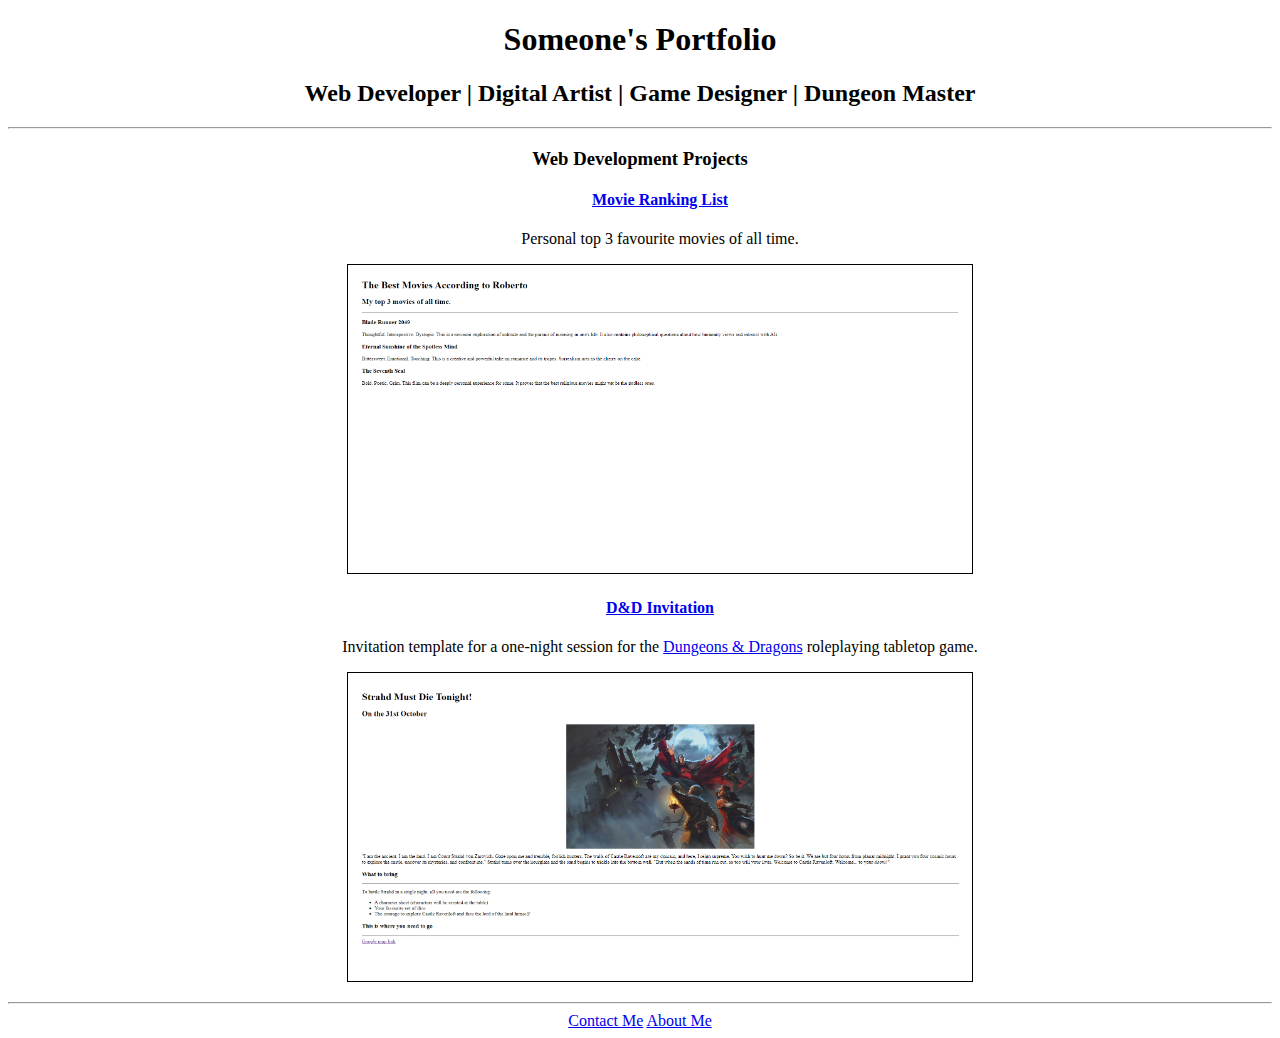
<file: 3 Multi-Page Websites [Portfolio Website in HTML]/index.html>
<!DOCTYPE html>
 <html lang="en">
 <head>
  <meta charset="UTF-8">
  <meta name="viewport" content="width=device-width, initial-scale=1.0">
  <title>Portfolio Website</title>
 </head>
 <body>
  <div style="text-align: center;">
    <h1>Someone's Portfolio</h1>
    <h2>Web Developer | Digital Artist | Game Designer | Dungeon Master</h2>
  </div>
  <hr>
  <h3 style="text-align: center;">Web Development Projects</h3>
  <ul style="list-style-type: none; text-align: center;">
    <li>
      <h4><a href="./public/movie-ranking.html">Movie Ranking List</a></h4>
      <p>Personal top 3 favourite movies of all time.</p>
      <img src="./assets/images/movie-ranking.png" alt="Movie Ranking List home page" width="600" style="border: 1px solid black; padding: 12px;">
    </li>
    <li>
      <h4><a href="./public/dnd-invite.html">D&D Invitation</a></h4>
      <p>Invitation template for a one-night session for the <a href="https://dnd.wizards.com/pt-BR">Dungeons & Dragons</a> roleplaying tabletop game.</p>
      <img src="./assets/images/dnd-invite.png" alt="D&D Invite home page" width="600" style="border: 1px solid black; padding: 12px;">
    </li>
  </ul>
  <hr>
  <div style="text-align: center;">
    <a href="./public/contact.html">Contact Me</a>
    <a href="./public/about.html">About Me</a>
  </div>
 </body>
 </html>
</file>
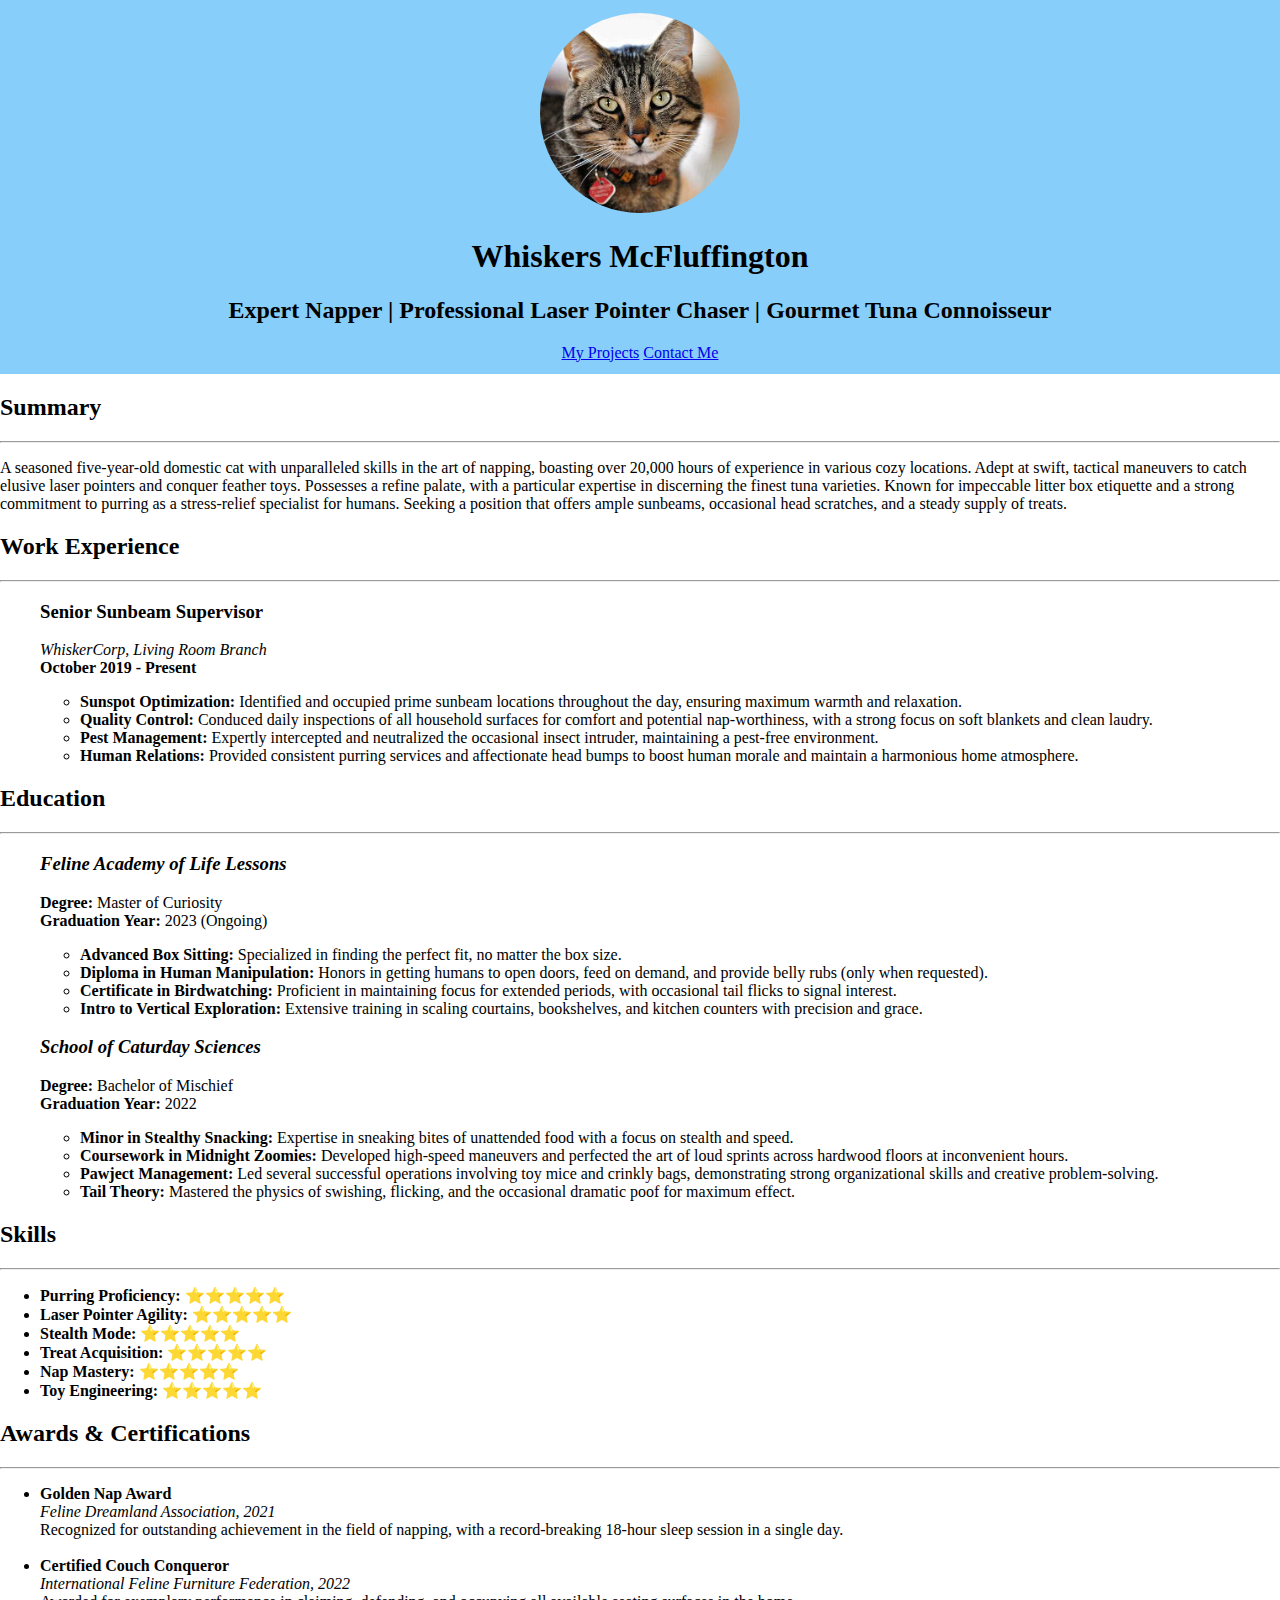
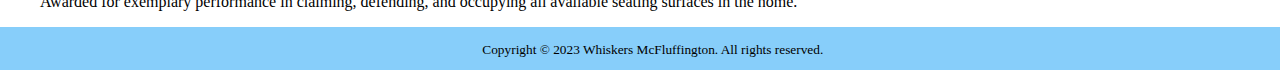
<file: 4 Capstone Project 1 [Online Resume]/index.html>
<!DOCTYPE html>
<html lang="en">
<head>
  <meta charset="UTF-8">
  <meta name="viewport" content="width=device-width, initial-scale=1.0">
  <title>McFluffington' Resume</title>
</head>
<body style="margin: 0;">
  <header style="text-align: center; background-color: #87CEFA; margin: 0; padding: 1%;">
    <img src="./assets/images/cat-profile-picture.jpg" alt="Cat profile picture" width="200" height="200" style="object-fit: cover;border-radius: 50%;">
    <h1>Whiskers McFluffington</h1>
    <h2>Expert Napper | Professional Laser Pointer Chaser | Gourmet Tuna Connoisseur</h2>
    <div style="text-align: center;">
      <a href="./public/projects.html">My Projects</a>
      <a href="./public/contact-me.html">Contact Me</a>
    </div>
  </header>
  <article>
    <h2>Summary</h2>
    <hr>
    <p>A seasoned five-year-old domestic cat with unparalleled skills in the art of napping, boasting over 20,000 hours of experience in various cozy locations. Adept at swift, tactical maneuvers to catch elusive laser pointers and conquer feather toys. Possesses a refine palate, with a particular expertise in discerning the finest tuna varieties. Known for impeccable litter box etiquette and a strong commitment to purring as a stress-relief specialist for humans. Seeking a position that offers ample sunbeams, occasional head scratches, and a steady supply of treats.</p>

    <h2>Work Experience</h2>
    <hr>
    <ul>
      <li style="list-style-type: none;">
        <h3>Senior Sunbeam Supervisor</h3>
        <p>
          <i>WhiskerCorp, Living Room Branch</i><br>
          <b>October 2019 - Present</b>
          <ul>
            <li><b>Sunspot Optimization: </b> Identified and occupied prime sunbeam locations throughout the day, ensuring maximum warmth and relaxation.</li>
            <li><b>Quality Control: </b>Conduced daily inspections of all household surfaces for comfort and potential nap-worthiness, with a strong focus on soft blankets and clean laudry.</li>
            <li><b>Pest Management: </b> Expertly intercepted and neutralized the occasional insect intruder, maintaining a pest-free environment.</li>
            <li><b>Human Relations: </b>Provided consistent purring services and affectionate head bumps to boost human morale and maintain a harmonious home atmosphere.</li>
          </ul>
        </p>
      </li>
    </ul>

    <h2>Education</h2>
    <hr>
    <ul>
      <li style="list-style-type: none;">
        <h3><i>Feline Academy of Life Lessons</i></h3>
        <p>
          <b>Degree: </b>Master of Curiosity<br>
          <b>Graduation Year: </b> 2023 (Ongoing)
          <ul>
            <li><b>Advanced Box Sitting: </b> Specialized in finding the perfect fit, no matter the box size.</li>
            <li><b>Diploma in Human Manipulation: </b>Honors in getting humans to open doors, feed on demand, and provide belly rubs (only when requested).</li>
            <li><b>Certificate in Birdwatching: </b> Proficient in maintaining focus for extended periods, with occasional tail flicks to signal interest.</li>
            <li><b>Intro to Vertical Exploration: </b>Extensive training in scaling courtains, bookshelves, and kitchen counters with precision and grace.</li>
          </ul>
        </p>
      </li>
      <li style="list-style-type: none;">
        <h3><i>School of Caturday Sciences</i></h3>
        <p>
          <b>Degree: </b>Bachelor of Mischief<br>
          <b>Graduation Year: </b> 2022
          <ul>
            <li><b>Minor in Stealthy Snacking: </b> Expertise in sneaking bites of unattended food with a focus on stealth and speed.</li>
            <li><b>Coursework in Midnight Zoomies: </b>Developed high-speed maneuvers and perfected the art of loud sprints across hardwood floors at inconvenient hours.</li>
            <li><b>Pawject Management: </b> Led several successful operations involving toy mice and crinkly bags, demonstrating strong organizational skills and creative problem-solving.</li>
            <li><b>Tail Theory: </b>Mastered the physics of swishing, flicking, and the occasional dramatic poof for maximum effect.</li>
          </ul>
        </p>
      </li>
    </ul>

    <h2>Skills</h2>
    <hr>
    <ul>
      <li><b>Purring Proficiency: </b>⭐️⭐️⭐️⭐️⭐️</li>
      <li><b>Laser Pointer Agility: </b>⭐️⭐️⭐️⭐️⭐️</li>
      <li><b>Stealth Mode: </b>⭐️⭐️⭐️⭐️⭐️</li>
      <li><b>Treat Acquisition: </b>⭐️⭐️⭐️⭐️⭐️</li>
      <li><b>Nap Mastery: </b>⭐️⭐️⭐️⭐️⭐️</li>
      <li><b>Toy Engineering: </b>⭐️⭐️⭐️⭐️⭐️</li>
    </ul>

    <h2>Awards & Certifications</h2>
    <hr>
    <ul>
      <li>
        <b>Golden Nap Award</b><br>
        <i>Feline Dreamland Association, 2021</i><br>
        Recognized for outstanding achievement in the field of napping, with a record-breaking 18-hour sleep session in a single day.
      </li>
      <br>
      <li>
        <b>Certified Couch Conqueror</b><br>
        <i>International Feline Furniture Federation, 2022</i><br>
        Awarded for exemplary performance in claiming, defending, and occupying all available seating surfaces in the home.
      </li>
    </ul>
  </article>
  <footer style="text-align: center; background-color: #87CEFA; margin: 0; padding: 1%; bottom: 0; width: 100%;">
    <small>
      Copyright © 2023 Whiskers McFluffington. All rights reserved.
    </small>
  </footer>
</body>
</html>
</file>
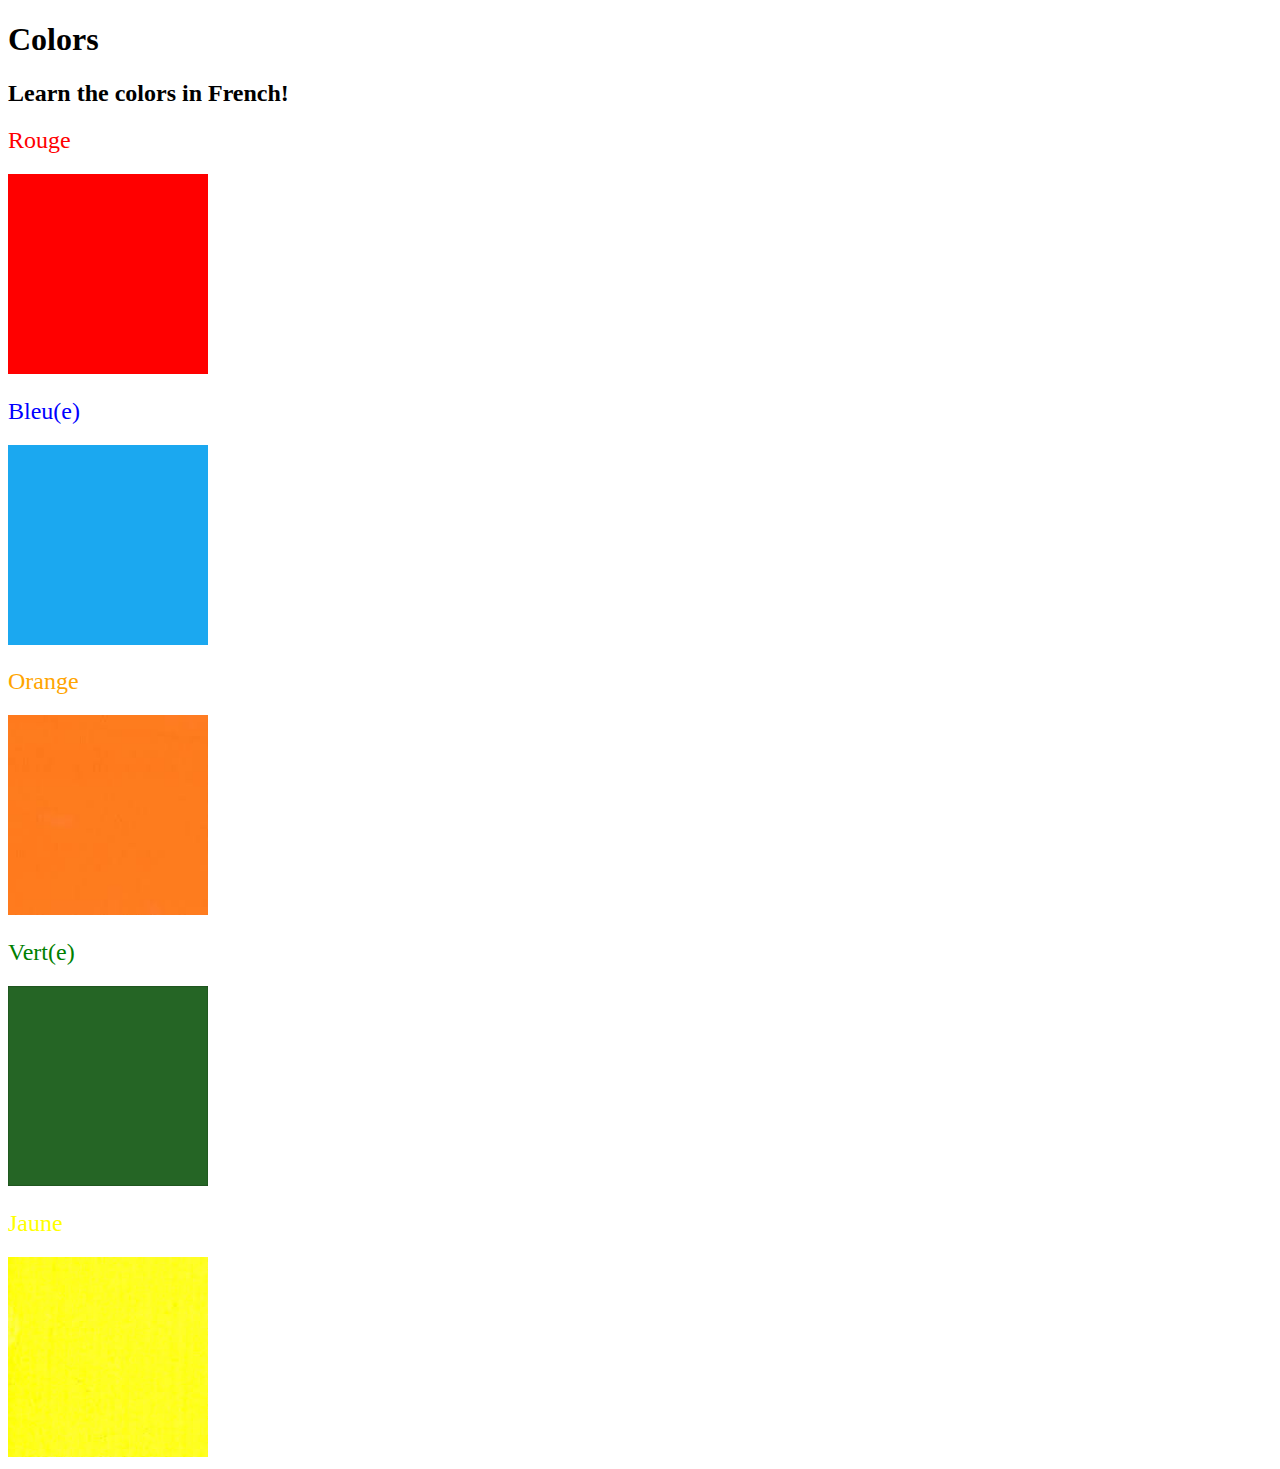
<file: 5 Introduction to CSS [Colour Vocab Website]/index.html>
<!DOCTYPE html>
<html lang="en">
  <head>
    <meta charset="UTF-8" />
    <title>French Vocabulary</title>
    <link rel="stylesheet" href="./style.css" />
  </head>

  <body>
    <h1>Colors</h1>
    <h2>Learn the colors in French!</h2>
    <h2 class="color-title" id="red">Rouge</h2>
    <img src="./assets/images/red.png" alt="red" />

    <h2 class="color-title" id="blue">Bleu(e)</h2>
    <img src="./assets/images/blue.png" alt="blue" />

    <h2 class="color-title" id="orange">Orange</h2>
    <img src="./assets/images/orange.png" alt="orange" />

    <h2 class="color-title" id="green">Vert(e)</h2>
    <img src="./assets/images/green.png" alt="green" />

    <h2 class="color-title" id="yellow">Jaune</h2>
    <img src="./assets/images/yellow.png" alt="yellow" />
  </body>
</html>
</file>
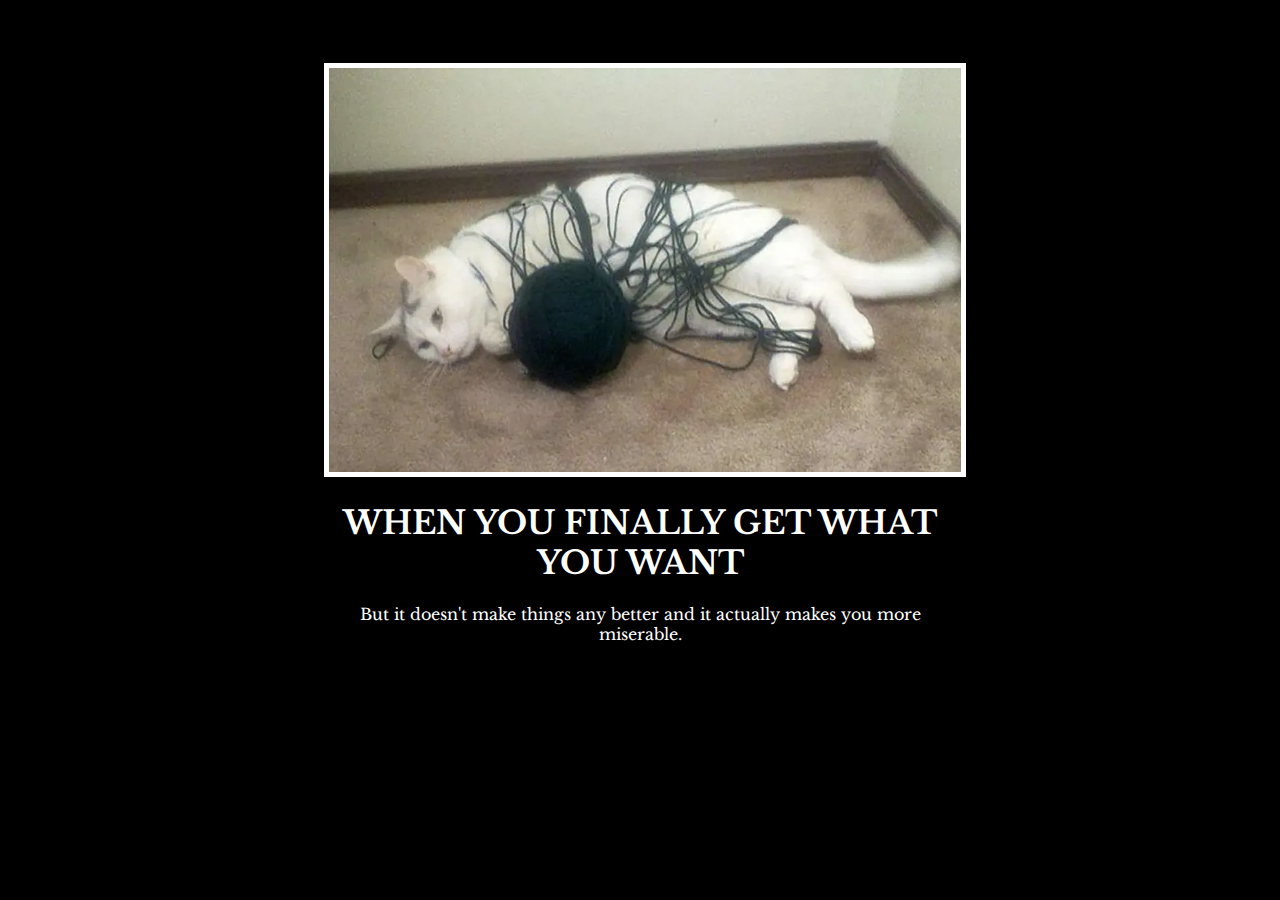
<file: 6 CSS Properties [Meme Poster Website]/index.html>
<!DOCTYPE html>
  <html lang="en">
  <head>
    <meta charset="UTF-8">
    <meta name="viewport" content="width=device-width, initial-scale=1.0">
    <title>Meme Poster Website</title>
    <link rel="stylesheet" href="./style.css">
    <link rel="preconnect" href="https://fonts.googleapis.com">
    <link rel="preconnect" href="https://fonts.gstatic.com" crossorigin>
    <link href="https://fonts.googleapis.com/css2?family=Libre+Baskerville&display=swap" rel="stylesheet">
  </head>
  <body>
    <div>
      <img src="./assets/images/cat.png" alt="Cat tangled up with yarn">
      <h1>When you finally get what you want</h1>
      <p>But it doesn't make things any better and it actually makes you more miserable.</p>
    </div>
  </body>
  </html>
</file>
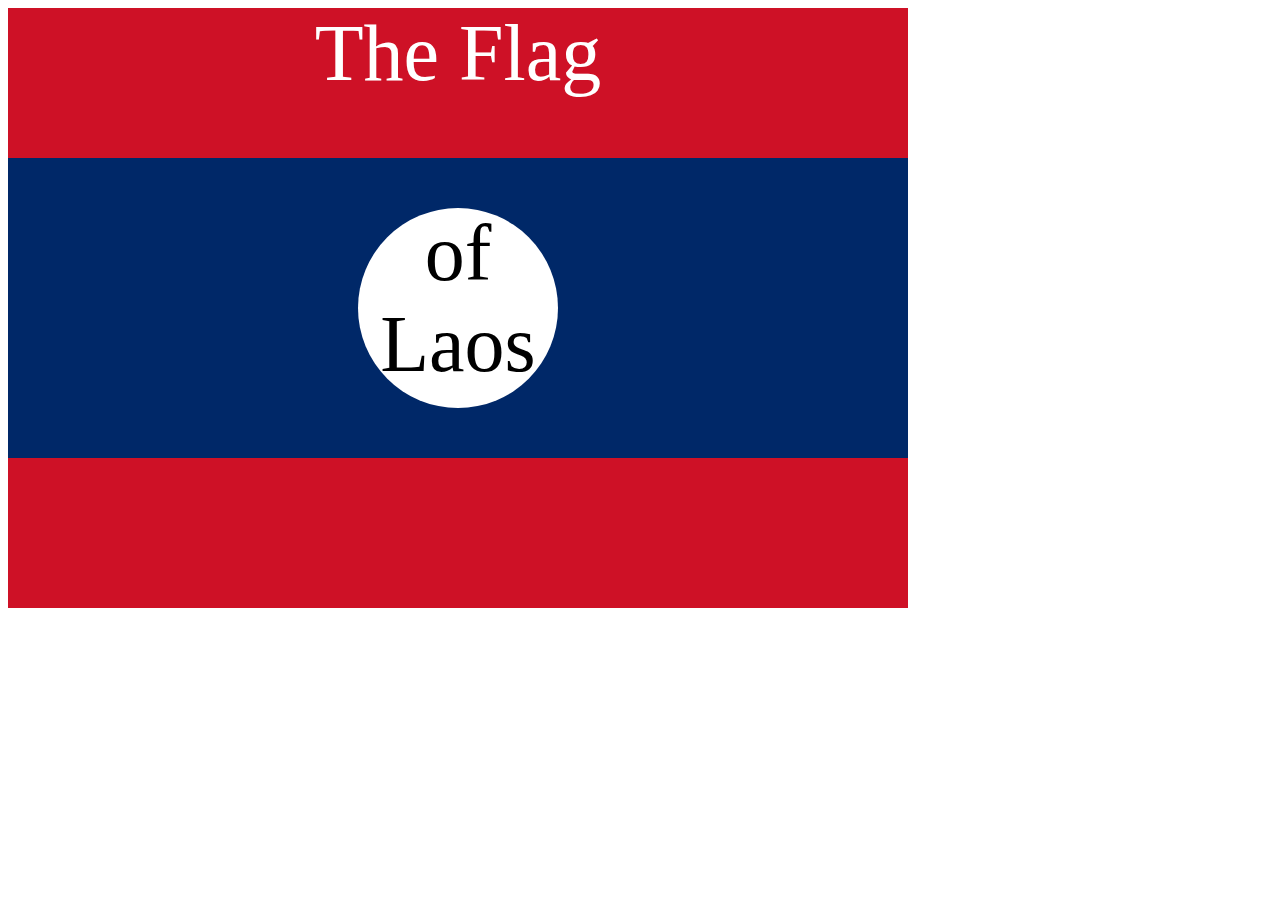
<file: 7 Intermediate CSS [CSS Flag]/index.html>
<!DOCTYPE html>
<html lang="en">
<head>
  <meta charset="UTF-8">
  <title>CSS Flag Project</title>
  <style>
    p {
      font-size: 5rem;
      text-align: center;
      margin: 0;
    }

    .flag {
      background-color: rgb(206, 17, 38);
      width: 900px;
      height: 600px;
      position: relative;
    }
    .flag > p {
      color: white;
    }

    .flag > div {
      background-color: rgb(0, 40, 104);
      height: 50%;
      width: 100%;
      top: 25%;
      position: absolute;
    }

    .flag > div > div {
      background-color: white;
      height: 200px;
      width: 200px;
      border-radius: 50%;
      position: relative;
      top: 50px;
      left: 350px;
    }
  </style>
</head>
<body>
  <div class="flag">
    <p>The Flag</p>
    <div>
      <div>
        <p>of Laos</p>
      </div>
    </div>
  </div>
</body>
</html>
</file>
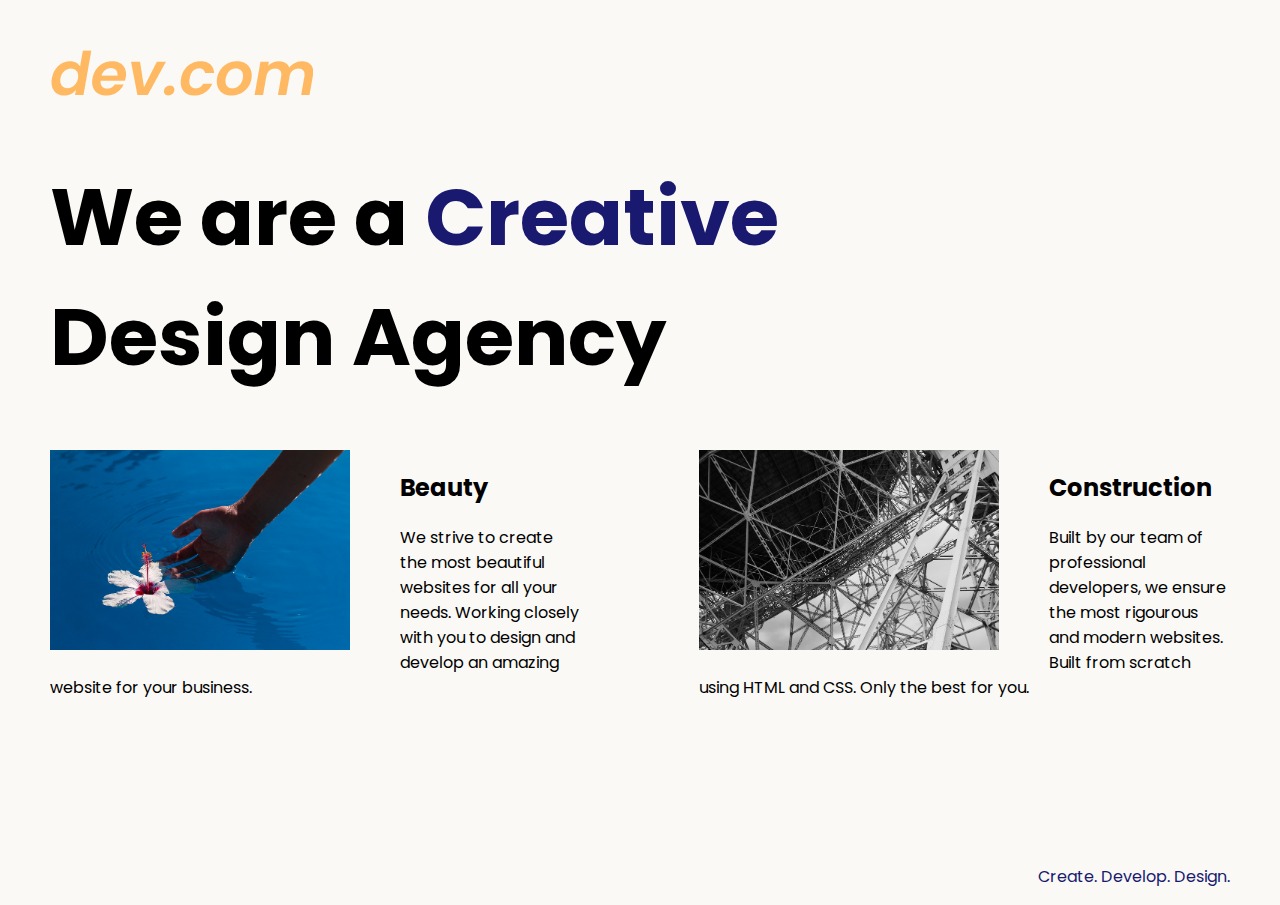
<file: 8 Advanced CSS [Web Design Agency Website]/index.html>
<!DOCTYPE html>
<html lang="en">

<head>
  <meta charset="UTF-8">
  <meta name="viewport" content="width=device-width, initial-scale=1.0">
  <title>Agency</title>
  <link rel="stylesheet" href="./style.css">
  <link rel="preconnect" href="https://fonts.googleapis.com">
  <link rel="preconnect" href="https://fonts.gstatic.com" crossorigin>
  <link href="https://fonts.googleapis.com/css2?family=Poppins:wght@400;700&display=swap" rel="stylesheet">
</head>

<body>
  <div class="main">
    <img class="logo" src="./assets/images/logo.png" alt="logo">
    <h1>We are a <span>Creative</span><br> Design Agency</h1>
    <div class="left card"><img class="tile-image" src="./assets/images/beautiful.jpg" alt="hand and flower in water">
      <h2 class="card-title">Beauty</h2>
      <p class="card-text">We strive to create the most beautiful websites for all your needs. Working closely with you
        to
        design and
        develop an amazing website for your business.</p>
    </div>

    <div class="right card"><img class="tile-image" src="./assets/images/construction.jpg" alt="metal structure">
      <h2 class="card-title">Construction</h2>
      <p>Built by our team of professional developers, we ensure the most rigourous and modern websites. Built from
        scratch using HTML and CSS. Only the best for you.</p>
    </div>

  </div>
  <footer>
    <p>Create. Develop. Design.</p>
  </footer>
</body>

</html>
</file>
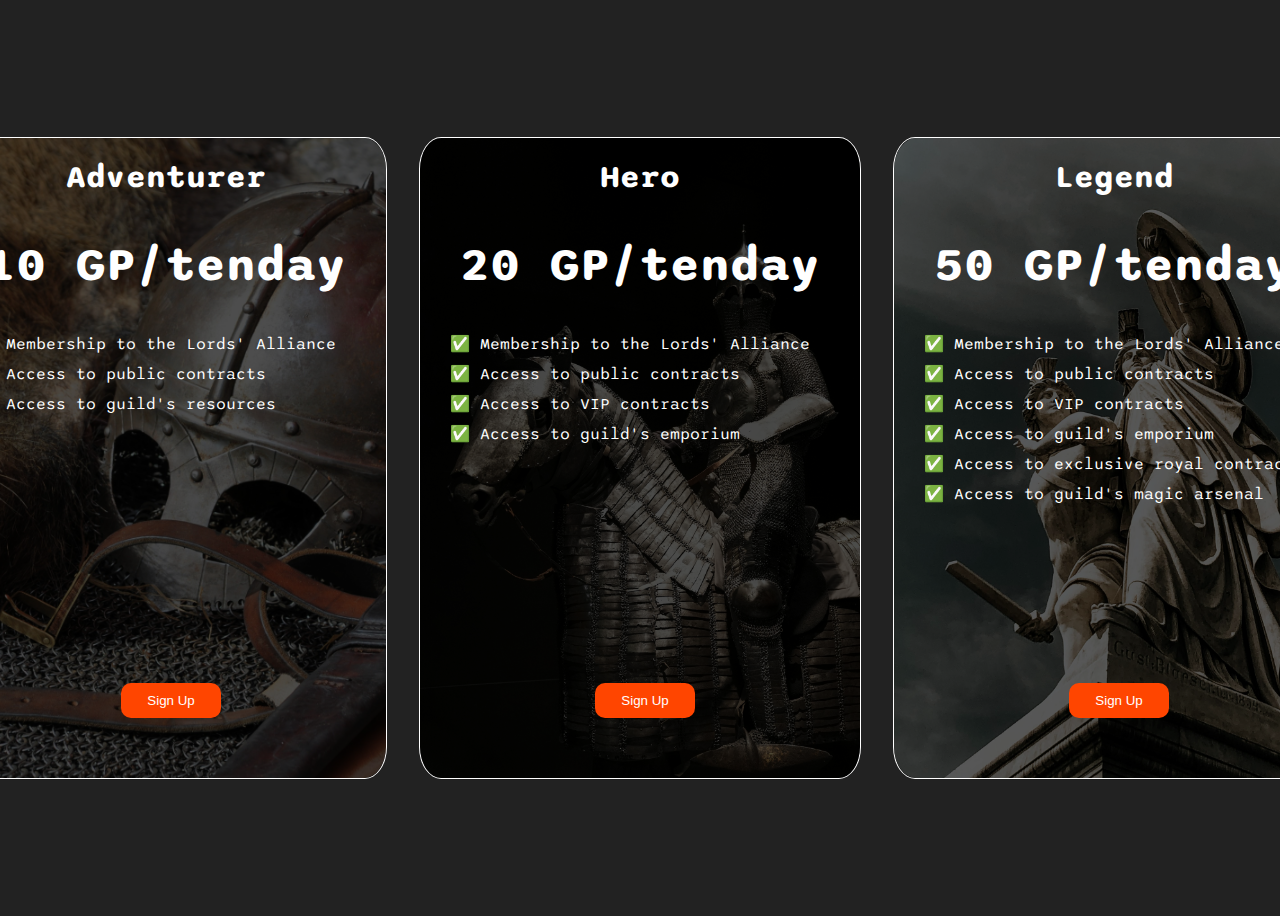
<file: 9 CSS Flex/index.html>
<!DOCTYPE html>
<html>
  <head>
    <title>Flexbox Pricing Table</title>
    <link rel="preconnect" href="https://fonts.googleapis.com" />
    <link rel="preconnect" href="https://fonts.gstatic.com" crossorigin />
    <link
      href="https://fonts.googleapis.com/css2?family=Sono:wght@400;700&display=swap"
      rel="stylesheet"
    />
    <link rel="stylesheet" href="style.css">
  </head>

  <body>
    <div class="pricing-container">
      <div class="pricing-plan basic">
        <div class="basic-background-overlay"></div>
        <div class="plan-title">Adventurer</div>
        <div class="plan-price">10 GP/tenday</div>
        <ul class="plan-features">
          <li>✅ Membership to the Lords' Alliance</li>
          <li>✅ Access to public contracts</li>
          <li>🚫 Access to guild's resources</li>
        </ul>
        <button class="plan-button">Sign Up</button>
      </div>
      <div class="pricing-plan standard">
        <div class="standard-background-overlay"></div>
        <div class="plan-title">Hero</div>
        <div class="plan-price">20 GP/tenday</div>
        <ul class="plan-features">
          <li>✅ Membership to the Lords' Alliance</li>
          <li>✅ Access to public contracts</li>
          <li>✅ Access to VIP contracts</li>
          <li>✅ Access to guild's emporium</li>
        </ul>
        <button class="plan-button">Sign Up</button>
      </div>
      <div class="pricing-plan premium">
        <div class="premium-background-overlay"></div>
        <div class="plan-title">Legend</div>
        <div class="plan-price">50 GP/tenday</div>
        <ul class="plan-features">
          <li>✅ Membership to the Lords' Alliance</li>
          <li>✅ Access to public contracts</li>
          <li>✅ Access to VIP contracts</li>
          <li>✅ Access to guild's emporium</li>
          <li>✅ Access to exclusive royal contracts</li>
          <li>✅ Access to guild's magic arsenal</li>
        </ul>
        <button class="plan-button">Sign Up</button>
      </div>
    </div>
  </body>
</html>
</file>
<file: 5 Introduction to CSS [Colour Vocab Website]/style.css>
img {
  width: 200px;
  height: 200px;
}

.color-title {
  font-weight: normal;
}

#red {
  color: red;
}

#blue {
  color: blue;
}

#orange {
  color: orange;
}

#green {
  color: green;
}

#yellow {
  color: yellow;
}
</file>
<file: 6 CSS Properties [Meme Poster Website]/style.css>
body {
  background-color: black;
}

div {
  width: 50%;
  margin: 5%;
  margin-left: 25%;
  text-align: center;
  color: white;
  font-family: "Libre Baskerville", serif;
  font-weight: 400;
  font-style: normal;
}

h1 {
  text-transform: uppercase;
}

img {
  border: 5px solid white;
  width: 100%;
}
</file>
<file: 8 Advanced CSS [Web Design Agency Website]/style.css>
body {
  font-family: "Poppins", sans-serif;
  margin: 50px 50px 0 50px;
  background-color: #faf9f6;
  display: flex;
  flex-direction: column;
  min-height: 95vh;
}
.main {
  flex: 1;
}

h1 {
  font-size: 5rem;
}

footer {
  text-align: right;
  color: midnightblue;
}

span {
  color: midnightblue;
}

.tile-image {
  height: 200px;
  float: left;
  margin-right: 50px;
}

.card {
  width: 45%;
}

.left {
  float: left;
}

.right {
  float: right;
}

.creative {
  color: midnightblue;
}

@media (max-width: 680px) {
  .logo {
    width: 100px;
  }

  h1 {
    font-size: 3.5rem;
    text-align: center;
  }

  .card {
    width: 100%;
    display: block;
    margin-bottom: 30px;
    text-align: justify;
  }

  .card img {
    margin-bottom: 10px;
    width: 100%;
    display: inline;
    object-fit: cover;
  }
}
</file>
<file: 9 CSS Flex/style.css>
body {
  font-family: "Sono", sans-serif;
  background-color: #222222;
}

.pricing-container {
  display: flex;
  gap: 2rem;
  justify-content: center;
  align-items: center;
  height: 100vh;
}

.pricing-plan {
  flex: 1;
  min-width: 400px;
  max-width: 400px;
  height: 600px;
  padding: 20px;
  text-align: center;
  border: 1px solid white;
  border-radius: 5%;
  background-color: black;
  color: white;
}

.pricing-plan > * {
  margin-bottom: 40px;
}

ul {
  text-align: left;
}

.basic {
  position: relative;
}

.basic > * {
  position: relative;
  z-index: 2;
}

.basic-background-overlay {
  position: absolute;
  top: 0;
  left: 0;
  width: 100%;
  height: 100%;
  background-image: url(./assets/img/helmet.jpg);
  background-size: cover;
  background-position: center;
  background-repeat: no-repeat;
  opacity: 0.3;
  z-index: 2;
  border-radius: 5%;
}

.standard {
  position: relative;
}

.standard > * {
  position: relative;
  z-index: 2;
}

.standard-background-overlay {
  position: absolute;
  top: 0;
  left: 0;
  width: 100%;
  height: 100%;
  background-image: url(./assets/img/mounted-warrior.jpg);
  background-size: cover;
  background-position: center;
  background-repeat: no-repeat;
  opacity: 0.3;
  z-index: 2;
  border-radius: 5%;
}

.premium {
  position: relative;
}

.premium > * {
  position: relative;
  z-index: 2;
}

.premium-background-overlay {
  position: absolute;
  top: 0;
  left: 0;
  width: 100%;
  height: 100%;
  background-image: url(./assets/img/greek-warriors.jpg);
  background-size: cover;
  background-position: top;
  background-repeat: no-repeat;
  opacity: 0.4;
  z-index: 2;
  border-radius: 5%;
}

.plan-title {
  font-size: 2rem;
  font-weight: bold;
}

.plan-price {
  font-size: 3rem;
  font-weight: bold;
}

.plan-features {
  list-style-type: none;
  margin: 0;
  padding: 0;
}

.plan-features > li {
  margin: 10px;
}

.plan-button {
  width: 100px;
  position: absolute;
  padding: 10px;
  background-color: orangered;
  color: white;
  border: none;
  border-radius: 10px;
  left: 175px;
  bottom: 20px;
}

@media (max-width: 1250px) {
  .pricing-container {
    flex-direction: column;
    height: 100%;
  }

  .pricing-plan {
    flex-basis: 600px;
  }
}
</file>
